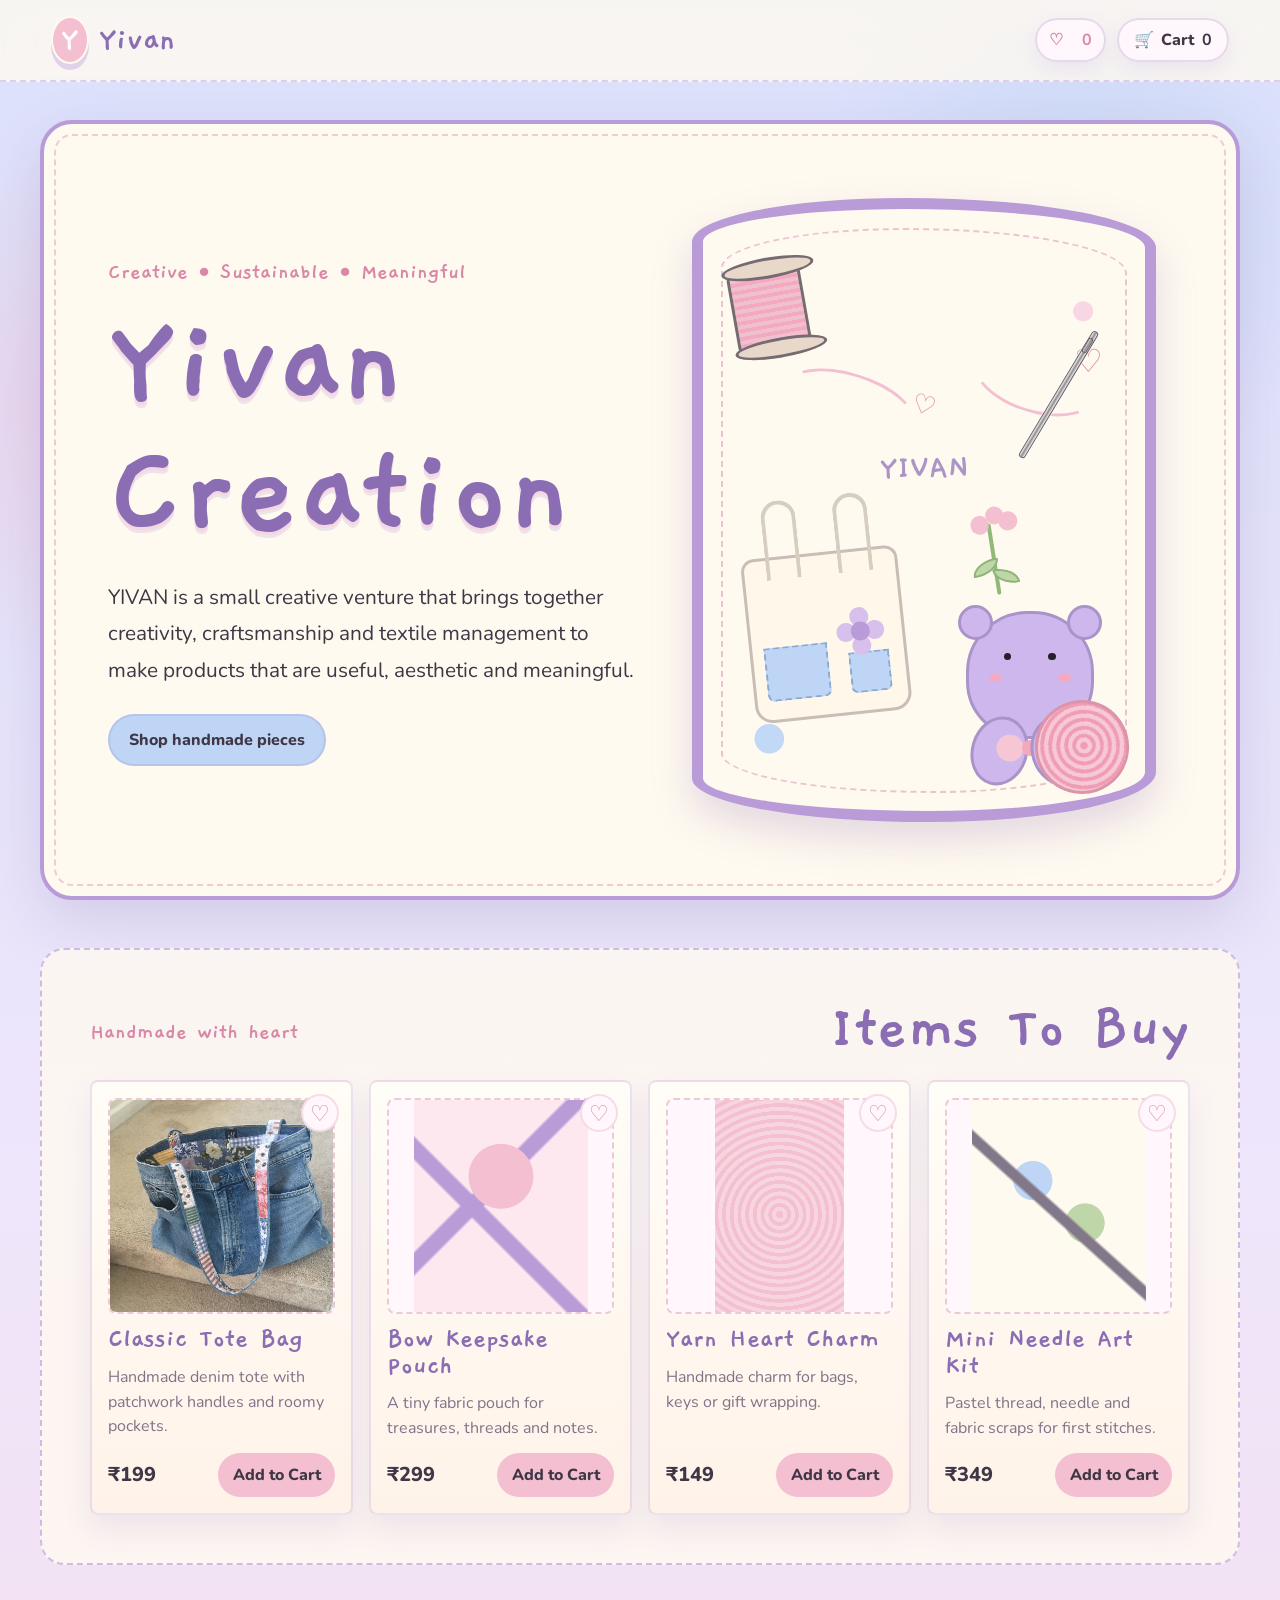
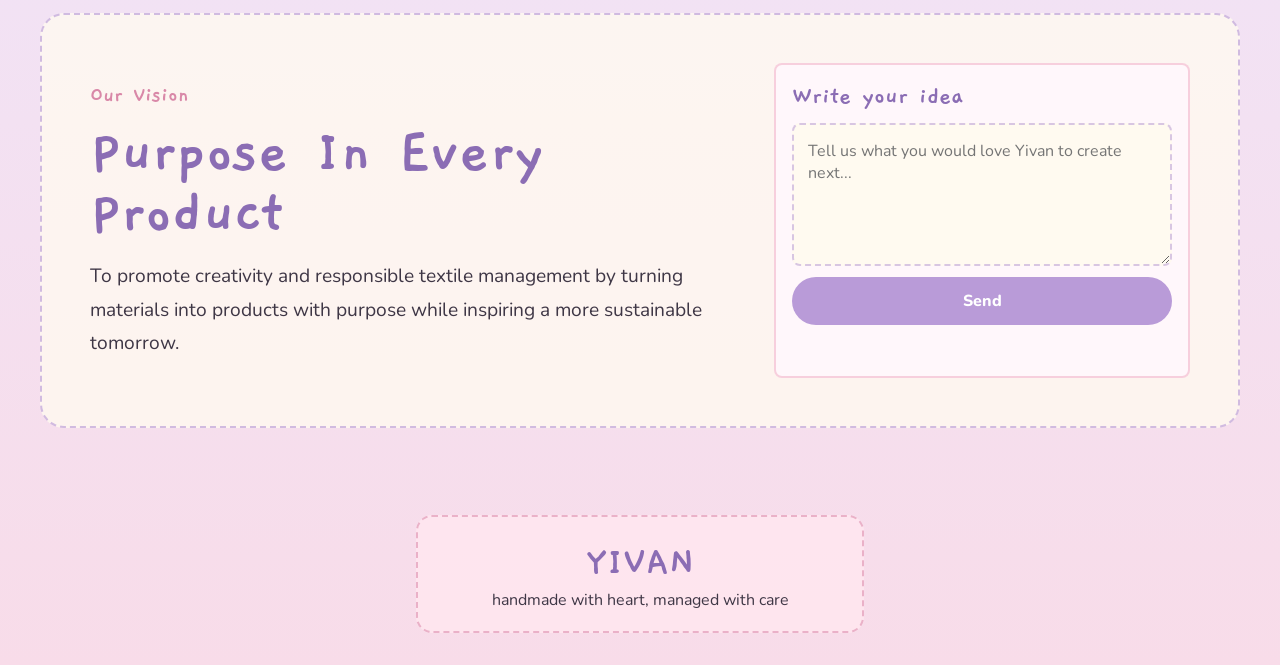
<file: index.html>
<!DOCTYPE html>
<html lang="en">
<head>
  <meta charset="UTF-8" />
  <meta name="viewport" content="width=device-width, initial-scale=1.0" />
  <title>Yivan Creation</title>
  <link rel="preconnect" href="https://fonts.googleapis.com" />
  <link rel="preconnect" href="https://fonts.gstatic.com" crossorigin />
  <link href="https://fonts.googleapis.com/css2?family=Gaegu:wght@400;700&family=Nunito:wght@400;600;700;800&display=swap" rel="stylesheet" />
  <link rel="stylesheet" href="styles.css" />
</head>
<body>
  <header class="site-header">
    <a class="brand" href="#top" aria-label="Yivan home">
      <span class="brand-mark">Y</span>
      <span>Yivan</span>
    </a>

    <nav class="header-actions" aria-label="Shop actions">
      <button class="icon-button" id="wishlistButton" type="button" aria-label="Open wishlist">
        <span aria-hidden="true">♡</span>
        <strong id="favCount">0</strong>
      </button>
      <button class="cart-button" id="cartButton" type="button" aria-label="Open cart">
        <span aria-hidden="true">🛒</span>
        <span>Cart</span>
        <strong id="cartCount">0</strong>
      </button>
    </nav>
  </header>

  <main id="top">
    <section class="hero" aria-labelledby="hero-title">
      <div class="hero-copy">
        <p class="eyebrow">Creative • Sustainable • Meaningful</p>
        <h1 id="hero-title">Yivan Creation</h1>
        <p class="slogan">
          YIVAN is a small creative venture that brings together creativity,
          craftsmanship and textile management to make products that are useful,
          aesthetic and meaningful.
        </p>
        <a class="primary-link" href="#shop">Shop handmade pieces</a>
      </div>

      <figure class="hero-art" aria-label="Pastel craft frame with handmade Yivan decorations">
        <div class="craft-frame" aria-hidden="true">
          <span class="sparkle sparkle-one">✧</span>
          <span class="sparkle sparkle-two">♡</span>
          <span class="thread-heart"></span>
          <span class="thread-loop"></span>
          <div class="spool"></div>
          <div class="needle"></div>
          <div class="tote-drawing">
            <span class="handle handle-left"></span>
            <span class="handle handle-right"></span>
            <span class="pocket pocket-large"></span>
            <span class="pocket pocket-small"></span>
            <span class="bag-flower"></span>
          </div>
          <div class="flower-stem">
            <span></span>
            <span></span>
            <span></span>
          </div>
          <div class="bear">
            <span class="ear ear-left"></span>
            <span class="ear ear-right"></span>
            <span class="face"></span>
            <span class="blush blush-left"></span>
            <span class="blush blush-right"></span>
            <span class="bow-tie"></span>
          </div>
          <div class="yarn-ball"></div>
        </div>
      </figure>
    </section>

    <section class="shop-section" id="shop" aria-labelledby="shop-title">
      <div class="section-heading">
        <p class="eyebrow">Handmade with heart</p>
        <h2 id="shop-title">Items To Buy</h2>
      </div>

      <div class="product-grid">
        <article class="product-card" data-id="classic-tote-bag" data-name="Classic Tote Bag" data-price="199" tabindex="0" role="link" aria-label="Open Classic Tote Bag product page">
          <button class="favorite-button" type="button" aria-label="Add classic tote bag to favorites">♡</button>
          <img class="product-photo" src="classic-tote-bag.webp" alt="Classic handmade denim tote bag with patchwork handles" />
          <h3>Classic Tote Bag</h3>
          <p>Handmade denim tote with patchwork handles and roomy pockets.</p>
          <div class="buy-row">
            <span class="price">₹199</span>
            <button class="add-cart" type="button">Add to Cart</button>
          </div>
        </article>

        <article class="product-card" data-id="bow-keepsake-pouch" data-name="Bow Keepsake Pouch" data-price="299">
          <button class="favorite-button" type="button" aria-label="Add bow pouch to favorites">♡</button>
          <div class="product-illustration pouch" aria-hidden="true"></div>
          <h3>Bow Keepsake Pouch</h3>
          <p>A tiny fabric pouch for treasures, threads and notes.</p>
          <div class="buy-row">
            <span class="price">₹299</span>
            <button class="add-cart" type="button">Add to Cart</button>
          </div>
        </article>

        <article class="product-card" data-id="yarn-heart-charm" data-name="Yarn Heart Charm" data-price="149">
          <button class="favorite-button" type="button" aria-label="Add yarn charm to favorites">♡</button>
          <div class="product-illustration yarn" aria-hidden="true"></div>
          <h3>Yarn Heart Charm</h3>
          <p>Handmade charm for bags, keys or gift wrapping.</p>
          <div class="buy-row">
            <span class="price">₹149</span>
            <button class="add-cart" type="button">Add to Cart</button>
          </div>
        </article>

        <article class="product-card" data-id="mini-needle-art-kit" data-name="Mini Needle Art Kit" data-price="349">
          <button class="favorite-button" type="button" aria-label="Add needle kit to favorites">♡</button>
          <div class="product-illustration kit" aria-hidden="true"></div>
          <h3>Mini Needle Art Kit</h3>
          <p>Pastel thread, needle and fabric scraps for first stitches.</p>
          <div class="buy-row">
            <span class="price">₹349</span>
            <button class="add-cart" type="button">Add to Cart</button>
          </div>
        </article>
      </div>
    </section>

    <section class="vision-section" aria-labelledby="vision-title">
      <div class="vision-copy">
        <p class="eyebrow">Our Vision</p>
        <h2 id="vision-title">Purpose In Every Product</h2>
        <p>
          To promote creativity and responsible textile management by turning
          materials into products with purpose while inspiring a more sustainable
          tomorrow.
        </p>
      </div>

      <form class="idea-form" id="ideaForm">
        <label for="idea">Write your idea</label>
        <textarea id="idea" name="idea" rows="5" placeholder="Tell us what you would love Yivan to create next..."></textarea>
        <button type="submit">Send</button>
        <p class="form-message" id="formMessage" role="status" aria-live="polite"></p>
      </form>
    </section>
  </main>

  <footer class="site-footer">
    <span>YIVAN</span>
    <p>handmade with heart, managed with care</p>
  </footer>

  <aside class="shop-drawer" id="shopDrawer" aria-hidden="true" aria-labelledby="drawerTitle">
    <div class="drawer-panel" role="dialog" aria-modal="true">
      <div class="drawer-header">
        <div>
          <p class="eyebrow" id="drawerEyebrow">Your picks</p>
          <h2 id="drawerTitle">Cart</h2>
        </div>
        <button class="close-drawer" id="closeDrawer" type="button" aria-label="Close panel">×</button>
      </div>

      <div class="drawer-tabs" role="tablist" aria-label="View cart or wishlist">
        <button class="drawer-tab is-active" id="cartTab" type="button">Cart</button>
        <button class="drawer-tab" id="wishlistTab" type="button">Wishlist</button>
      </div>

      <div class="drawer-list" id="drawerList"></div>

      <div class="drawer-total" id="drawerTotal">
        <span>Total</span>
        <strong id="drawerTotalValue">₹0</strong>
      </div>
    </div>
  </aside>

  <script src="script.js"></script>
</body>
</html>
</file>
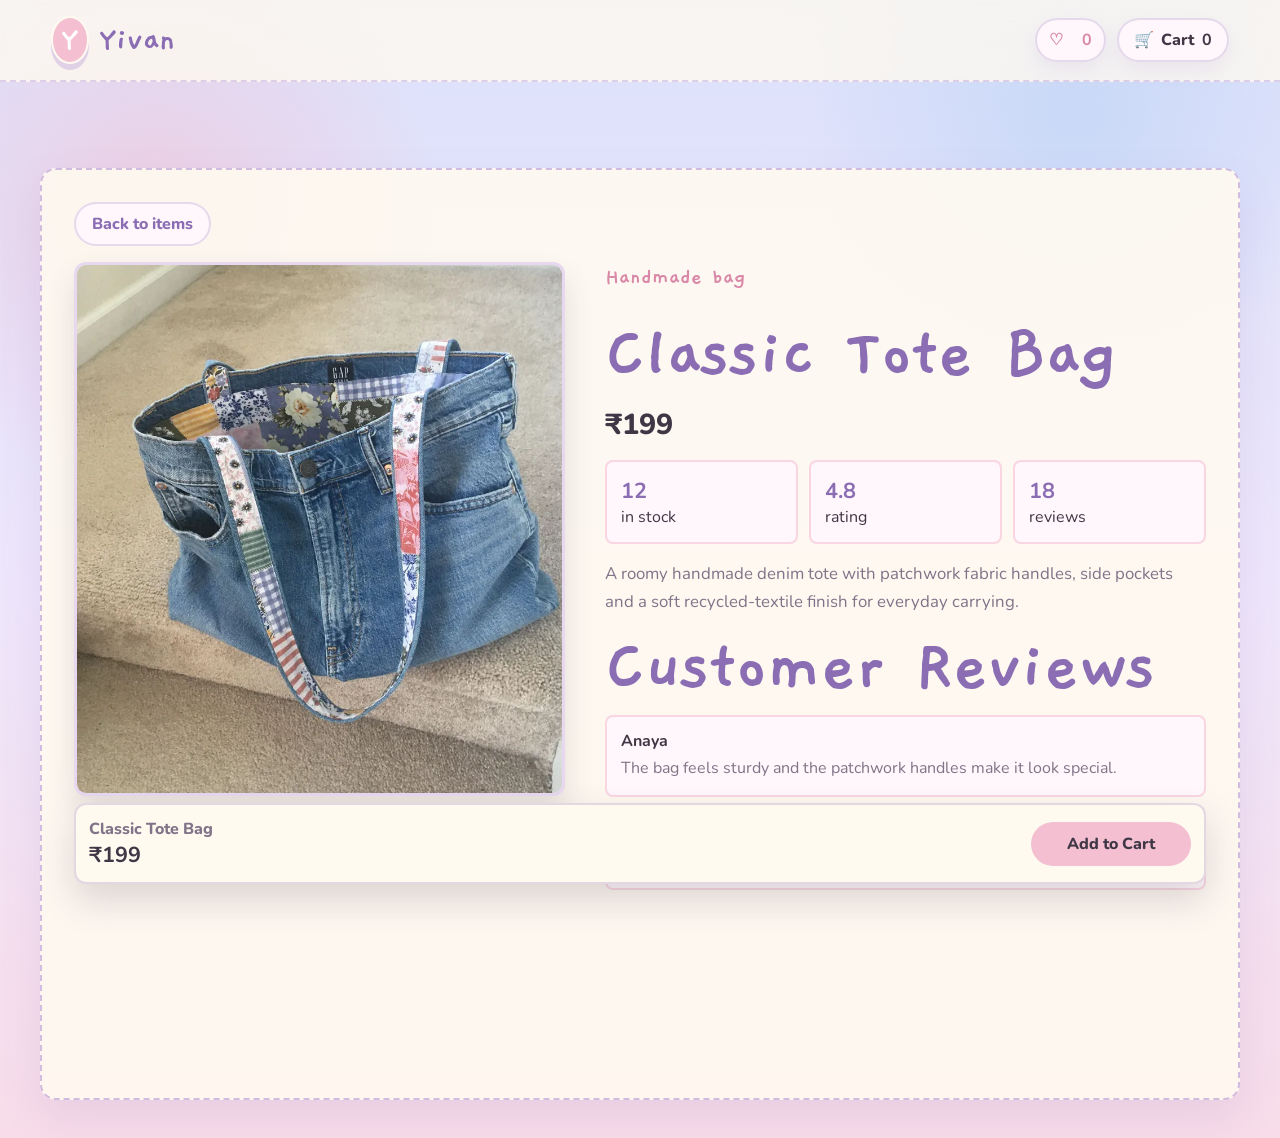
<file: product.html>
<!DOCTYPE html>
<html lang="en">
<head>
  <meta charset="UTF-8" />
  <meta name="viewport" content="width=device-width, initial-scale=1.0" />
  <title>Classic Tote Bag | Yivan Creation</title>
  <link rel="preconnect" href="https://fonts.googleapis.com" />
  <link rel="preconnect" href="https://fonts.gstatic.com" crossorigin />
  <link href="https://fonts.googleapis.com/css2?family=Gaegu:wght@400;700&family=Nunito:wght@400;600;700;800&display=swap" rel="stylesheet" />
  <link rel="stylesheet" href="styles.css" />
</head>
<body class="product-page">
  <header class="site-header">
    <a class="brand" href="index.html#top" aria-label="Yivan home">
      <span class="brand-mark">Y</span>
      <span>Yivan</span>
    </a>

    <nav class="header-actions" aria-label="Shop actions">
      <button class="icon-button" id="wishlistButton" type="button" aria-label="Open wishlist">
        <span aria-hidden="true">♡</span>
        <strong id="favCount">0</strong>
      </button>
      <button class="cart-button" id="cartButton" type="button" aria-label="Open cart">
        <span aria-hidden="true">🛒</span>
        <span>Cart</span>
        <strong id="cartCount">0</strong>
      </button>
    </nav>
  </header>

  <main>
    <section class="product-detail" id="productDetail" aria-labelledby="detailTitle">
      <a class="back-to-shop" href="index.html#shop" id="backToShop">Back to items</a>

      <div class="detail-layout">
        <img class="detail-image" src="classic-tote-bag.webp" alt="Classic handmade denim tote bag with patchwork handles" />

        <div class="detail-copy">
          <p class="eyebrow" id="detailCategory">Handmade bag</p>
          <h1 id="detailTitle">Classic Tote Bag</h1>
          <p class="detail-price" id="detailPrice">₹199</p>

          <div class="detail-stats" aria-label="Product details">
            <span><strong id="detailStock">12</strong> in stock</span>
            <span><strong id="detailRating">4.8</strong> rating</span>
            <span><strong id="detailReviewCount">18</strong> reviews</span>
          </div>

          <p class="detail-description" id="detailDescription">
            A roomy handmade denim tote with patchwork fabric handles, side pockets and a soft recycled-textile finish for everyday carrying.
          </p>

          <div class="review-panel">
            <h2>Customer Reviews</h2>
            <div id="detailReviews">
              <article class="review-item">
                <strong>Anaya</strong>
                <p>The bag feels sturdy and the patchwork handles make it look special.</p>
              </article>
              <article class="review-item">
                <strong>Meera</strong>
                <p>Good size for books, craft items and daily shopping.</p>
              </article>
            </div>
          </div>
        </div>
      </div>

      <div class="detail-cart-bar">
        <div>
          <span id="detailCartName">Classic Tote Bag</span>
          <strong id="detailCartPrice">₹199</strong>
        </div>
        <button class="add-cart detail-add-cart" id="detailAddCart" type="button">Add to Cart</button>
      </div>
    </section>
  </main>

  <aside class="shop-drawer" id="shopDrawer" aria-hidden="true" aria-labelledby="drawerTitle">
    <div class="drawer-panel" role="dialog" aria-modal="true">
      <div class="drawer-header">
        <div>
          <p class="eyebrow" id="drawerEyebrow">Your picks</p>
          <h2 id="drawerTitle">Cart</h2>
        </div>
        <button class="close-drawer" id="closeDrawer" type="button" aria-label="Close panel">×</button>
      </div>

      <div class="drawer-tabs" role="tablist" aria-label="View cart or wishlist">
        <button class="drawer-tab is-active" id="cartTab" type="button">Cart</button>
        <button class="drawer-tab" id="wishlistTab" type="button">Wishlist</button>
      </div>

      <div class="drawer-list" id="drawerList"></div>

      <div class="drawer-total" id="drawerTotal">
        <span>Total</span>
        <strong id="drawerTotalValue">₹0</strong>
      </div>
    </div>
  </aside>

  <script src="script.js"></script>
</body>
</html>
</file>
<file: styles.css>
:root {
  --lavender-bg: #dce1fb;
  --paper: #fffaf0;
  --paper-soft: #fff3e9;
  --lilac: #b99bd8;
  --lilac-deep: #8b6db4;
  --pink: #f4bfd1;
  --pink-deep: #d988a8;
  --blue: #bfd5f5;
  --green: #bfd7a8;
  --ink: #3f3746;
  --muted: #7f7488;
  --stitch: #e7b8c8;
  --shadow: 0 22px 60px rgba(112, 87, 145, 0.18);
}

* {
  box-sizing: border-box;
}

html {
  scroll-behavior: smooth;
}

body {
  margin: 0;
  min-height: 100vh;
  background:
    radial-gradient(circle at 12% 18%, rgba(244, 191, 209, 0.55), transparent 18rem),
    radial-gradient(circle at 84% 10%, rgba(191, 213, 245, 0.7), transparent 17rem),
    linear-gradient(180deg, var(--lavender-bg), #eee6fb 52%, #f8dce9);
  color: var(--ink);
  font-family: "Nunito", Arial, sans-serif;
}

button,
textarea {
  font: inherit;
}

.site-header {
  position: sticky;
  top: 0;
  z-index: 10;
  display: flex;
  align-items: center;
  justify-content: space-between;
  gap: 1rem;
  padding: 1rem clamp(1rem, 4vw, 3.5rem);
  background: rgba(255, 250, 240, 0.78);
  border-bottom: 2px dashed rgba(185, 155, 216, 0.42);
  backdrop-filter: blur(14px);
}

.brand {
  display: inline-flex;
  align-items: center;
  gap: 0.65rem;
  color: var(--lilac-deep);
  font-family: "Gaegu", "Nunito", sans-serif;
  font-size: clamp(1.6rem, 4vw, 2.2rem);
  font-weight: 700;
  letter-spacing: 0;
  text-decoration: none;
}

.brand-mark {
  display: grid;
  width: 2.35rem;
  aspect-ratio: 1;
  place-items: center;
  background: var(--pink);
  border: 2px solid var(--paper);
  border-radius: 50%;
  color: white;
  box-shadow: 0 6px 0 rgba(185, 155, 216, 0.38);
}

.header-actions {
  display: flex;
  align-items: center;
  gap: 0.7rem;
}

.icon-button,
.cart-button,
.primary-link,
.add-cart,
.idea-form button {
  border: 0;
  cursor: pointer;
  color: var(--ink);
  font-weight: 800;
  transition: transform 160ms ease, box-shadow 160ms ease, background 160ms ease;
}

.icon-button,
.cart-button {
  min-height: 2.75rem;
  border: 2px solid rgba(139, 109, 180, 0.22);
  background: #fff7fb;
  box-shadow: 0 8px 20px rgba(185, 155, 216, 0.18);
}

.icon-button {
  display: inline-grid;
  grid-template-columns: auto auto;
  align-items: center;
  gap: 0.4rem;
  min-width: 4.4rem;
  border-radius: 999px;
  color: var(--pink-deep);
}

.cart-button {
  display: inline-flex;
  align-items: center;
  gap: 0.45rem;
  padding: 0 0.95rem;
  border-radius: 999px;
}

.icon-button:hover,
.cart-button:hover,
.primary-link:hover,
.add-cart:hover,
.idea-form button:hover {
  transform: translateY(-2px);
  box-shadow: 0 12px 24px rgba(139, 109, 180, 0.2);
}

main {
  padding: clamp(1rem, 3vw, 2.5rem);
}

.hero {
  display: grid;
  grid-template-columns: minmax(0, 1fr) minmax(17rem, 30rem);
  align-items: center;
  gap: clamp(1.4rem, 4vw, 4rem);
  max-width: 75rem;
  min-height: calc(100vh - 7.5rem);
  margin: 0 auto;
  padding: clamp(1.5rem, 5vw, 4rem);
  background: var(--paper);
  border: 4px solid var(--lilac);
  border-radius: 2rem;
  outline: 2px dashed rgba(231, 184, 200, 0.7);
  outline-offset: -1rem;
  box-shadow: var(--shadow);
}

.hero-copy {
  max-width: 42rem;
}

.eyebrow {
  margin: 0 0 0.75rem;
  color: var(--pink-deep);
  font-family: "Gaegu", "Nunito", sans-serif;
  font-size: clamp(1.15rem, 3vw, 1.45rem);
  font-weight: 700;
}

h1,
h2,
h3 {
  margin: 0;
  font-family: "Gaegu", "Nunito", sans-serif;
  line-height: 0.95;
  letter-spacing: 0;
}

h1 {
  color: var(--lilac-deep);
  font-size: clamp(4rem, 13vw, 8.5rem);
  text-shadow:
    0 3px 0 #f4d7e2,
    0 6px 0 rgba(185, 155, 216, 0.24);
}

.slogan {
  max-width: 38rem;
  margin: 1.35rem 0 1.6rem;
  color: var(--ink);
  font-size: clamp(1.05rem, 2vw, 1.3rem);
  line-height: 1.75;
}

.primary-link {
  display: inline-flex;
  align-items: center;
  min-height: 3.25rem;
  padding: 0 1.2rem;
  background: var(--blue);
  border: 2px solid rgba(139, 109, 180, 0.18);
  border-radius: 999px;
  text-decoration: none;
}

.hero-art {
  margin: 0;
}

.craft-frame {
  position: relative;
  width: min(100%, 29rem);
  min-height: 39rem;
  overflow: hidden;
  background:
    radial-gradient(circle at 13% 14%, #fff7fb 0 1.2rem, transparent 1.25rem),
    radial-gradient(circle at 86% 17%, #f8d7e4 0 0.6rem, transparent 0.65rem),
    radial-gradient(circle at 15% 88%, #c2d8f7 0 0.9rem, transparent 0.95rem),
    var(--paper);
  border: 0.7rem solid var(--lilac);
  border-radius: 46% 54% 49% 51% / 7% 8% 8% 7%;
  box-shadow: 0 18px 40px rgba(139, 109, 180, 0.24);
}

.craft-frame::before {
  content: "";
  position: absolute;
  inset: 1.15rem;
  border: 2px dashed rgba(231, 184, 200, 0.82);
  border-radius: 45% 55% 48% 52% / 7% 8% 8% 7%;
  pointer-events: none;
}

.craft-frame::after {
  content: "YIVAN";
  position: absolute;
  top: 43%;
  left: 50%;
  padding: 0.5rem 1.2rem;
  color: rgba(139, 109, 180, 0.72);
  font-family: "Gaegu", "Nunito", sans-serif;
  font-size: 2.2rem;
  font-weight: 700;
  transform: translate(-50%, -50%) rotate(-1deg);
}

.sparkle {
  position: absolute;
  color: var(--lilac);
  font-family: "Gaegu", "Nunito", sans-serif;
  font-size: 2rem;
}

.sparkle-one {
  top: 5.5rem;
  left: 3.8rem;
}

.sparkle-two {
  top: 8.3rem;
  right: 2.6rem;
  color: var(--pink-deep);
}

.thread-heart,
.thread-loop {
  position: absolute;
  border: 3px solid transparent;
  border-top-color: var(--pink);
  border-radius: 50%;
  transform: rotate(17deg);
}

.thread-heart {
  top: 10.2rem;
  left: 4.9rem;
  width: 8.5rem;
  height: 4rem;
}

.thread-heart::after {
  content: "♡";
  position: absolute;
  right: -1.1rem;
  top: -0.7rem;
  color: var(--pink-deep);
  font-size: 1.65rem;
}

.thread-loop {
  right: 2.7rem;
  top: 8.2rem;
  width: 8.2rem;
  height: 4.5rem;
  border-top-color: transparent;
  border-bottom-color: var(--pink);
}

.spool {
  position: absolute;
  top: 3.4rem;
  left: 1.8rem;
  width: 4.6rem;
  height: 5.6rem;
  background:
    repeating-linear-gradient(0deg, #f5a9c0 0 0.22rem, #efc1ce 0.24rem 0.48rem);
  border: 3px solid #766b72;
  border-radius: 0.75rem;
  transform: rotate(-10deg);
}

.spool::before,
.spool::after {
  content: "";
  position: absolute;
  left: -0.45rem;
  width: 5.45rem;
  height: 0.9rem;
  background: #e7d8ca;
  border: 3px solid #766b72;
  border-radius: 50%;
}

.spool::before {
  top: -0.55rem;
}

.spool::after {
  bottom: -0.55rem;
}

.needle {
  position: absolute;
  top: 7rem;
  right: 5.2rem;
  width: 0.42rem;
  height: 9.2rem;
  background: linear-gradient(90deg, #f8f5f0, #8f8990, #f8f5f0);
  border: 1px solid #69646b;
  border-radius: 999px;
  transform: rotate(31deg);
  box-shadow: 0 0 0 1px rgba(255, 255, 255, 0.72);
}

.needle::before {
  content: "";
  position: absolute;
  top: 0.45rem;
  left: 50%;
  width: 0.18rem;
  height: 0.9rem;
  border: 1px solid #69646b;
  border-radius: 999px;
  transform: translateX(-50%);
}

.tote-drawing {
  position: absolute;
  left: 2.8rem;
  bottom: 5.9rem;
  width: 9.8rem;
  height: 10.3rem;
  background: #fff7e9;
  border: 3px solid #c8beb6;
  border-radius: 0.8rem 0.8rem 1.1rem 1.1rem;
  transform: rotate(-6deg);
}

.handle {
  position: absolute;
  bottom: 8.7rem;
  width: 2.2rem;
  height: 4.9rem;
  border: 4px solid #d7cec2;
  border-bottom: 0;
  border-radius: 999px 999px 0 0;
}

.handle-left {
  left: 1.35rem;
}

.handle-right {
  right: 1.35rem;
}

.pocket {
  position: absolute;
  bottom: 1.1rem;
  background: var(--blue);
  border: 2px dashed #8da9cf;
  border-radius: 0 0 0.4rem 0.4rem;
}

.pocket-large {
  left: 0.7rem;
  width: 4rem;
  height: 3.4rem;
}

.pocket-small {
  right: 0.9rem;
  width: 2.6rem;
  height: 2.6rem;
}

.bag-flower {
  position: absolute;
  top: 4.4rem;
  right: 2rem;
  width: 1.15rem;
  aspect-ratio: 1;
  background: var(--lilac);
  border-radius: 50%;
  box-shadow:
    0 -0.9rem 0 #d7c1ec,
    0 0.9rem 0 #d7c1ec,
    0.9rem 0 0 #d7c1ec,
    -0.9rem 0 0 #d7c1ec;
}

.flower-stem {
  position: absolute;
  right: 9.3rem;
  bottom: 13.5rem;
  width: 0.25rem;
  height: 4.5rem;
  background: #92b979;
  border-radius: 999px;
  transform: rotate(-9deg);
}

.flower-stem::before,
.flower-stem::after {
  content: "";
  position: absolute;
  width: 1.4rem;
  height: 0.8rem;
  background: var(--green);
  border: 2px solid #8fb477;
  border-radius: 100% 0 100% 0;
}

.flower-stem::before {
  left: -1.3rem;
  top: 2.2rem;
}

.flower-stem::after {
  right: -1.3rem;
  top: 2.9rem;
  transform: scaleX(-1);
}

.flower-stem span {
  position: absolute;
  top: -0.55rem;
  width: 1.15rem;
  aspect-ratio: 1;
  background: #f4bfd1;
  border-radius: 50%;
}

.flower-stem span:nth-child(1) {
  left: -1rem;
}

.flower-stem span:nth-child(2) {
  left: 0;
  top: -1rem;
}

.flower-stem span:nth-child(3) {
  left: 0.78rem;
}

.bear {
  position: absolute;
  right: 3.2rem;
  bottom: 4.5rem;
  width: 8rem;
  height: 8rem;
  background: #ceb7ed;
  border: 3px solid #aa93c8;
  border-radius: 48% 48% 45% 45%;
}

.bear::before,
.bear::after {
  content: "";
  position: absolute;
  bottom: -3.1rem;
  width: 3.2rem;
  height: 4rem;
  background: #ceb7ed;
  border: 3px solid #aa93c8;
  border-radius: 50%;
}

.bear::before {
  left: 0.15rem;
  transform: rotate(16deg);
}

.bear::after {
  right: 0.15rem;
  transform: rotate(-16deg);
}

.ear {
  position: absolute;
  top: -0.6rem;
  width: 2.2rem;
  aspect-ratio: 1;
  background: #ceb7ed;
  border: 3px solid #aa93c8;
  border-radius: 50%;
}

.ear-left {
  left: -0.7rem;
}

.ear-right {
  right: -0.7rem;
}

.face {
  position: absolute;
  inset: 2.4rem 1.7rem auto;
  height: 2.3rem;
}

.face::before,
.face::after {
  content: "";
  position: absolute;
  top: 0;
  width: 0.45rem;
  aspect-ratio: 1;
  background: #25202a;
  border-radius: 50%;
}

.face::before {
  left: 0.5rem;
}

.face::after {
  right: 0.5rem;
}

.blush {
  position: absolute;
  top: 3.75rem;
  width: 0.8rem;
  height: 0.45rem;
  background: #f5a9c0;
  border-radius: 50%;
}

.blush-left {
  left: 1.25rem;
}

.blush-right {
  right: 1.25rem;
}

.bow-tie {
  position: absolute;
  left: 50%;
  bottom: -1.2rem;
  width: 1rem;
  aspect-ratio: 1;
  background: #f2a8bd;
  border-radius: 50%;
  transform: translateX(-50%);
  box-shadow: -1.25rem 0 0 0.35rem #f6c6d5, 1.25rem 0 0 0.35rem #f6c6d5;
}

.yarn-ball {
  position: absolute;
  right: 0.95rem;
  bottom: 1.05rem;
  width: 5.9rem;
  aspect-ratio: 1;
  background: repeating-radial-gradient(circle at 52% 48%, #ef9db5 0 0.22rem, #f7c8d6 0.25rem 0.5rem);
  border: 3px solid #db94aa;
  border-radius: 50%;
  transform: rotate(10deg);
}

.shop-section,
.vision-section {
  max-width: 75rem;
  margin: clamp(1.5rem, 4vw, 3rem) auto 0;
  padding: clamp(1.5rem, 4vw, 3rem);
  background: rgba(255, 250, 240, 0.78);
  border: 2px dashed rgba(185, 155, 216, 0.65);
  border-radius: 1.5rem;
}

.section-heading {
  display: flex;
  align-items: end;
  justify-content: space-between;
  gap: 1rem;
  margin-bottom: 1.3rem;
}

.section-heading h2,
.vision-copy h2 {
  color: var(--lilac-deep);
  font-size: clamp(2.4rem, 6vw, 4rem);
}

.product-grid {
  display: grid;
  grid-template-columns: repeat(4, minmax(0, 1fr));
  gap: 1rem;
}

.product-card {
  position: relative;
  display: flex;
  min-height: 24rem;
  flex-direction: column;
  gap: 0.75rem;
  padding: 1rem;
  background: linear-gradient(180deg, #fffdf7, var(--paper-soft));
  border: 2px solid rgba(185, 155, 216, 0.28);
  border-radius: 0.5rem;
  box-shadow: 0 14px 28px rgba(139, 109, 180, 0.12);
  cursor: pointer;
  transition: transform 160ms ease, box-shadow 160ms ease, border-color 160ms ease;
}

.product-card:hover {
  border-color: rgba(139, 109, 180, 0.46);
  box-shadow: 0 18px 34px rgba(139, 109, 180, 0.18);
  transform: translateY(-3px);
}

.favorite-button {
  position: absolute;
  top: 0.75rem;
  right: 0.75rem;
  display: grid;
  width: 2.4rem;
  aspect-ratio: 1;
  place-items: center;
  border: 2px solid rgba(217, 136, 168, 0.24);
  border-radius: 50%;
  background: #fff7fb;
  color: var(--pink-deep);
  cursor: pointer;
  font-size: 1.4rem;
}

.favorite-button.is-active {
  background: var(--pink);
  color: #fff;
}

.product-illustration {
  width: 100%;
  aspect-ratio: 1.05;
  border-radius: 0.5rem;
  border: 2px dashed rgba(231, 184, 200, 0.72);
  background-color: #fff7fb;
  background-repeat: no-repeat;
  background-position: center;
  background-size: 78%;
}

.product-photo {
  width: 100%;
  aspect-ratio: 1.05;
  object-fit: cover;
  border: 2px dashed rgba(231, 184, 200, 0.72);
  border-radius: 0.5rem;
  background: #fff7fb;
}

.tote {
  background-image:
    linear-gradient(90deg, transparent 38%, rgba(185, 155, 216, 0.35) 39% 43%, transparent 44%),
    radial-gradient(circle at 62% 64%, var(--lilac) 0 0.7rem, transparent 0.75rem),
    linear-gradient(#fff9ed 0 0);
}

.pouch {
  background-image:
    radial-gradient(circle at 50% 36%, var(--pink) 0 2rem, transparent 2.05rem),
    linear-gradient(135deg, transparent 39%, var(--lilac) 40% 45%, transparent 46%),
    linear-gradient(45deg, transparent 39%, var(--lilac) 40% 45%, transparent 46%),
    linear-gradient(#fde8f0 0 0);
}

.yarn {
  background-image:
    repeating-radial-gradient(circle at 50% 54%, var(--pink) 0 0.22rem, #f7d5df 0.24rem 0.48rem),
    linear-gradient(#fff7fb 0 0);
  background-size: 58%, 100%;
}

.kit {
  background-image:
    linear-gradient(42deg, transparent 45%, #83788a 46% 49%, transparent 50%),
    radial-gradient(circle at 35% 38%, var(--blue) 0 1.2rem, transparent 1.25rem),
    radial-gradient(circle at 65% 58%, var(--green) 0 1.2rem, transparent 1.25rem),
    linear-gradient(#fffaf0 0 0);
}

.product-card h3 {
  color: var(--lilac-deep);
  font-size: 1.75rem;
}

.product-card p {
  flex: 1;
  margin: 0;
  color: var(--muted);
  line-height: 1.55;
}

.buy-row {
  display: flex;
  align-items: center;
  justify-content: space-between;
  gap: 0.75rem;
}

.price {
  color: var(--ink);
  font-size: 1.25rem;
  font-weight: 800;
}

.add-cart {
  min-height: 2.75rem;
  padding: 0 0.9rem;
  background: var(--pink);
  border-radius: 999px;
}

.vision-section {
  display: grid;
  grid-template-columns: minmax(0, 1fr) minmax(18rem, 26rem);
  gap: clamp(1.3rem, 4vw, 3rem);
  align-items: center;
  margin-bottom: clamp(1.5rem, 4vw, 3rem);
}

.vision-copy p:last-child {
  max-width: 42rem;
  margin: 1rem 0 0;
  font-size: 1.2rem;
  line-height: 1.75;
}

.idea-form {
  display: grid;
  gap: 0.7rem;
  padding: 1rem;
  background: #fff7fb;
  border: 2px solid rgba(244, 191, 209, 0.7);
  border-radius: 0.5rem;
}

.idea-form label {
  color: var(--lilac-deep);
  font-family: "Gaegu", "Nunito", sans-serif;
  font-size: 1.6rem;
  font-weight: 700;
}

.idea-form textarea {
  width: 100%;
  resize: vertical;
  min-height: 8rem;
  padding: 0.9rem;
  color: var(--ink);
  background: var(--paper);
  border: 2px dashed rgba(185, 155, 216, 0.55);
  border-radius: 0.5rem;
  outline: 0;
}

.idea-form textarea:focus {
  border-style: solid;
  border-color: var(--lilac);
}

.idea-form button {
  min-height: 3rem;
  background: var(--lilac);
  border-radius: 999px;
  color: white;
}

.form-message {
  min-height: 1.5rem;
  margin: 0;
  color: var(--pink-deep);
  font-weight: 700;
}

.shop-drawer {
  position: fixed;
  inset: 0;
  z-index: 20;
  display: flex;
  justify-content: flex-end;
  background: rgba(63, 55, 70, 0.28);
  opacity: 0;
  pointer-events: none;
  transition: opacity 180ms ease;
}

.shop-drawer.is-open {
  opacity: 1;
  pointer-events: auto;
}

.drawer-panel {
  display: flex;
  width: min(100%, 27rem);
  height: 100%;
  flex-direction: column;
  gap: 1rem;
  padding: 1.25rem;
  background: var(--paper);
  border-left: 0.45rem solid var(--lilac);
  box-shadow: -18px 0 45px rgba(63, 55, 70, 0.18);
  transform: translateX(100%);
  transition: transform 180ms ease;
}

.shop-drawer.is-open .drawer-panel {
  transform: translateX(0);
}

.drawer-header,
.drawer-total {
  display: flex;
  align-items: center;
  justify-content: space-between;
  gap: 1rem;
}

.drawer-header h2 {
  color: var(--lilac-deep);
  font-size: 3rem;
}

.close-drawer {
  display: grid;
  width: 2.75rem;
  aspect-ratio: 1;
  place-items: center;
  border: 2px solid rgba(217, 136, 168, 0.3);
  border-radius: 50%;
  background: #fff7fb;
  color: var(--pink-deep);
  cursor: pointer;
  font-size: 2rem;
  line-height: 1;
}

.drawer-tabs {
  display: grid;
  grid-template-columns: 1fr 1fr;
  gap: 0.5rem;
  padding: 0.35rem;
  background: #fff7fb;
  border: 2px dashed rgba(185, 155, 216, 0.45);
  border-radius: 999px;
}

.drawer-tab {
  min-height: 2.65rem;
  border: 0;
  border-radius: 999px;
  background: transparent;
  color: var(--muted);
  cursor: pointer;
  font-weight: 800;
}

.drawer-tab.is-active {
  background: var(--blue);
  color: var(--ink);
  box-shadow: 0 8px 18px rgba(139, 109, 180, 0.16);
}

.drawer-list {
  display: grid;
  align-content: start;
  gap: 0.8rem;
  flex: 1;
  overflow: auto;
  padding-right: 0.25rem;
}

.drawer-item {
  display: flex;
  align-items: center;
  justify-content: space-between;
  gap: 1rem;
  padding: 0.9rem;
  background: #fff7fb;
  border: 2px solid rgba(244, 191, 209, 0.56);
  border-radius: 0.5rem;
}

.drawer-item h3 {
  color: var(--lilac-deep);
  font-size: 1.55rem;
}

.drawer-item p {
  margin: 0.25rem 0 0;
  color: var(--muted);
  font-weight: 800;
}

.remove-item {
  min-height: 2.4rem;
  padding: 0 0.85rem;
  border: 0;
  border-radius: 999px;
  background: var(--pink);
  color: var(--ink);
  cursor: pointer;
  font-weight: 800;
}

.empty-drawer {
  margin: 0;
  padding: 1rem;
  background: #fff7fb;
  border: 2px dashed rgba(185, 155, 216, 0.48);
  border-radius: 0.5rem;
  color: var(--muted);
  text-align: center;
}

.drawer-total {
  padding: 1rem;
  background: var(--blue);
  border-radius: 0.5rem;
  color: var(--ink);
  font-size: 1.15rem;
  font-weight: 800;
}

.product-detail {
  position: relative;
  max-width: 75rem;
  margin: clamp(1.5rem, 4vw, 3rem) auto 0;
  padding: clamp(1.2rem, 3vw, 2rem);
  padding-bottom: 6.4rem;
  background: rgba(255, 250, 240, 0.9);
  border: 2px dashed rgba(185, 155, 216, 0.65);
  border-radius: 1rem;
  box-shadow: 0 18px 40px rgba(139, 109, 180, 0.13);
}

.back-to-shop {
  display: inline-flex;
  align-items: center;
  min-height: 2.7rem;
  margin-bottom: 1rem;
  padding: 0 1rem;
  border: 2px solid rgba(139, 109, 180, 0.22);
  border-radius: 999px;
  background: #fff7fb;
  color: var(--lilac-deep);
  cursor: pointer;
  font-weight: 800;
  text-decoration: none;
}

.detail-layout {
  display: grid;
  grid-template-columns: minmax(17rem, 0.9fr) minmax(0, 1.1fr);
  gap: clamp(1.2rem, 4vw, 2.5rem);
  align-items: start;
}

.detail-image {
  width: 100%;
  aspect-ratio: 0.92;
  object-fit: cover;
  border: 3px solid rgba(185, 155, 216, 0.34);
  border-radius: 0.75rem;
  background: #fff7fb;
  box-shadow: 0 16px 30px rgba(63, 55, 70, 0.14);
}

.detail-copy {
  display: grid;
  gap: 1rem;
}

.detail-copy h1,
.detail-copy h2 {
  color: var(--lilac-deep);
  font-size: clamp(2.5rem, 7vw, 4.6rem);
  text-shadow: none;
}

.detail-price {
  margin: 0;
  color: var(--ink);
  font-size: 1.8rem;
  font-weight: 800;
}

.detail-stats {
  display: grid;
  grid-template-columns: repeat(3, minmax(0, 1fr));
  gap: 0.7rem;
}

.detail-stats span,
.review-item {
  padding: 0.85rem;
  background: #fff7fb;
  border: 2px solid rgba(244, 191, 209, 0.58);
  border-radius: 0.5rem;
}

.detail-stats strong {
  display: block;
  color: var(--lilac-deep);
  font-size: 1.35rem;
}

.detail-description {
  margin: 0;
  color: var(--muted);
  font-size: 1.05rem;
  line-height: 1.7;
}

.review-panel {
  display: grid;
  gap: 0.75rem;
}

.review-panel h3 {
  color: var(--lilac-deep);
  font-size: 1.8rem;
}

#detailReviews {
  display: grid;
  gap: 0.7rem;
}

.review-item p {
  margin: 0.25rem 0 0;
  color: var(--muted);
  line-height: 1.55;
}

.detail-cart-bar {
  position: sticky;
  bottom: 1rem;
  z-index: 5;
  display: flex;
  align-items: center;
  justify-content: space-between;
  gap: 1rem;
  margin-top: 1.5rem;
  padding: 0.8rem;
  background: var(--paper);
  border: 2px solid rgba(139, 109, 180, 0.24);
  border-radius: 0.75rem;
  box-shadow: 0 16px 36px rgba(63, 55, 70, 0.18);
}

.detail-cart-bar span,
.detail-cart-bar strong {
  display: block;
}

.detail-cart-bar span {
  color: var(--muted);
  font-weight: 800;
}

.detail-cart-bar strong {
  color: var(--ink);
  font-size: 1.35rem;
}

.detail-add-cart {
  min-width: 10rem;
}

.site-footer {
  max-width: 28rem;
  margin: 0 auto 2rem;
  padding: 1.2rem;
  text-align: center;
  background: rgba(255, 231, 240, 0.82);
  border: 2px dashed rgba(217, 136, 168, 0.55);
  border-radius: 1rem;
}

.site-footer span {
  color: var(--lilac-deep);
  font-family: "Gaegu", "Nunito", sans-serif;
  font-size: 2.6rem;
  font-weight: 700;
}

.site-footer p {
  margin: 0.1rem 0 0;
}

@media (max-width: 900px) {
  .hero,
  .vision-section,
  .detail-layout {
    grid-template-columns: 1fr;
  }

  .hero {
    min-height: auto;
  }

  .hero-art {
    max-width: 28rem;
  }

  .product-grid {
    grid-template-columns: repeat(2, minmax(0, 1fr));
  }
}

@media (max-width: 560px) {
  .site-header {
    align-items: flex-start;
    padding: 0.8rem;
  }

  .brand {
    font-size: 1.45rem;
  }

  .brand-mark {
    width: 2rem;
  }

  .header-actions {
    gap: 0.4rem;
  }

  .cart-button span:nth-child(2) {
    display: none;
  }

  main {
    padding: 0.75rem;
  }

  .hero,
  .shop-section,
  .vision-section {
    border-radius: 1rem;
    padding: 1.2rem;
    outline-offset: -0.65rem;
  }

  .product-grid {
    grid-template-columns: 1fr;
  }

  .product-card {
    min-height: 22rem;
  }

  .detail-stats,
  .detail-cart-bar {
    grid-template-columns: 1fr;
  }

  .detail-stats {
    display: grid;
  }

  .detail-cart-bar {
    align-items: stretch;
    flex-direction: column;
  }

  .detail-add-cart {
    width: 100%;
  }
}
</file>
